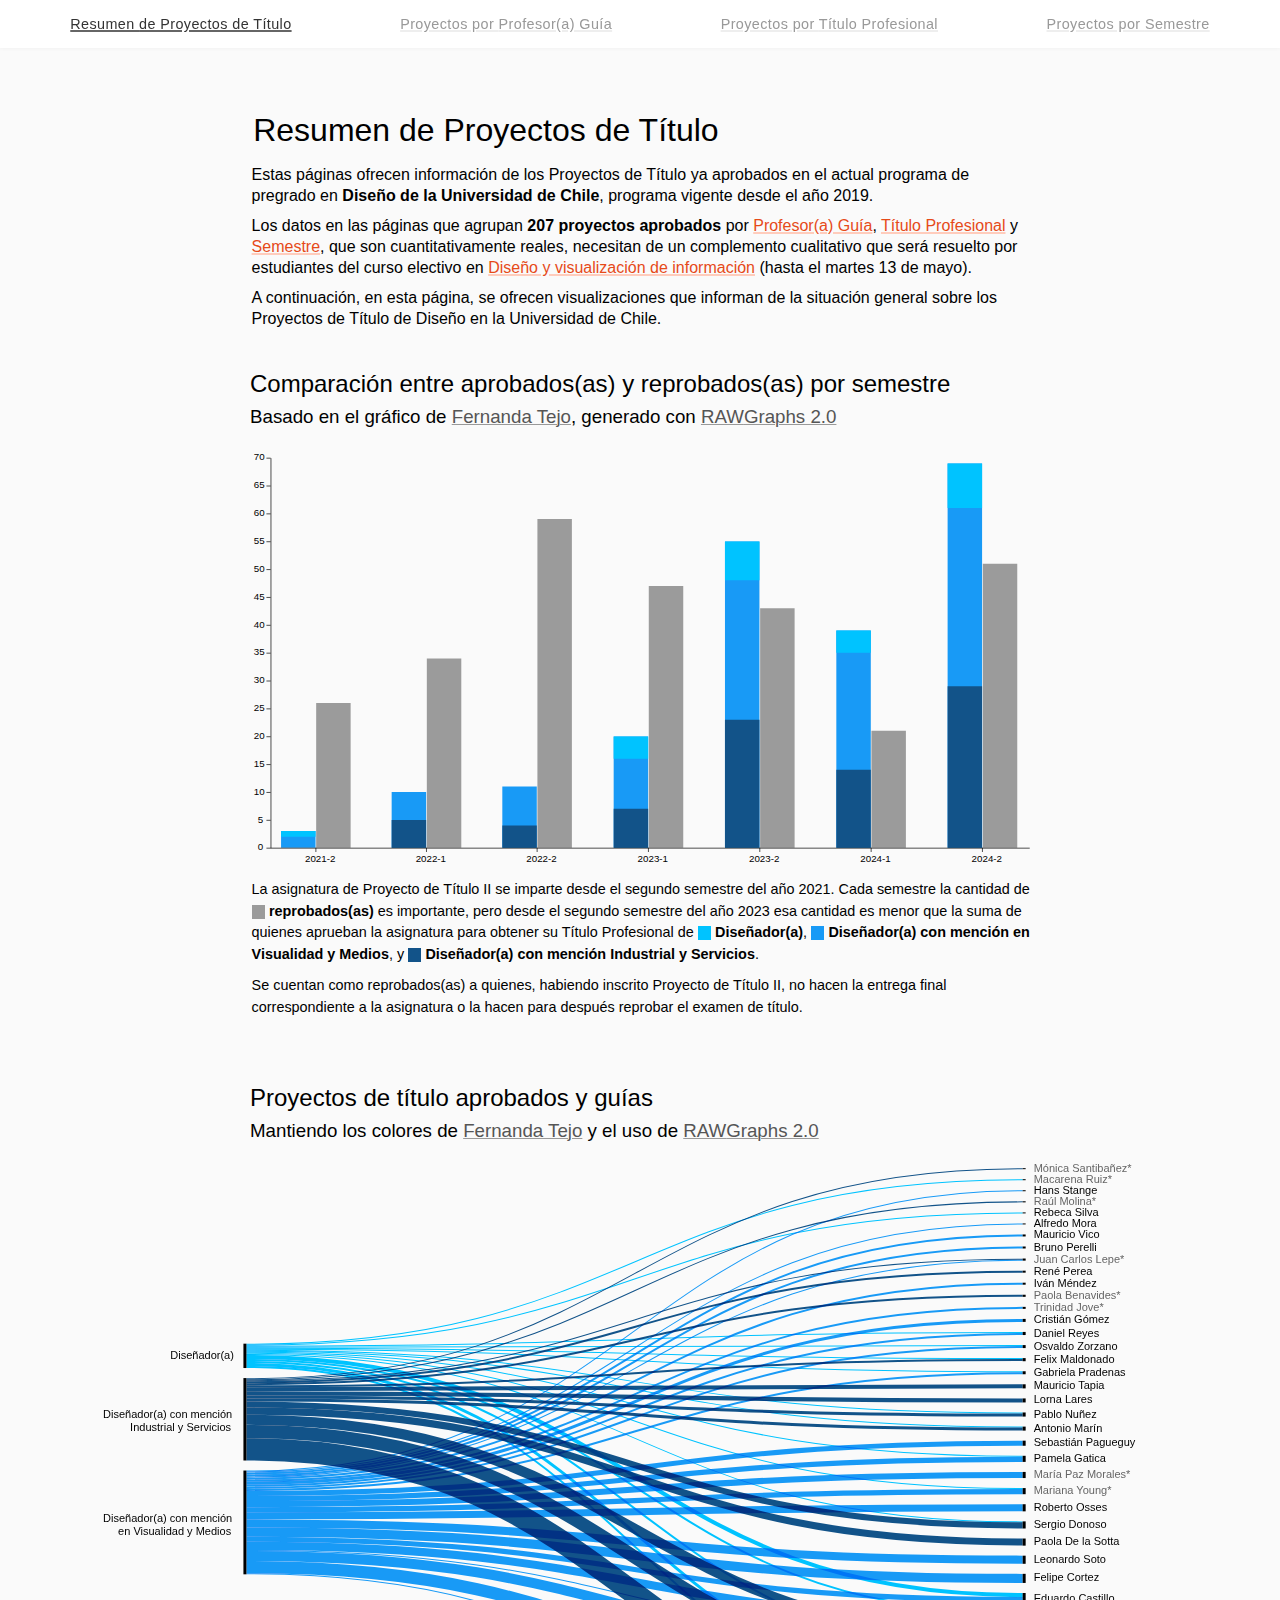
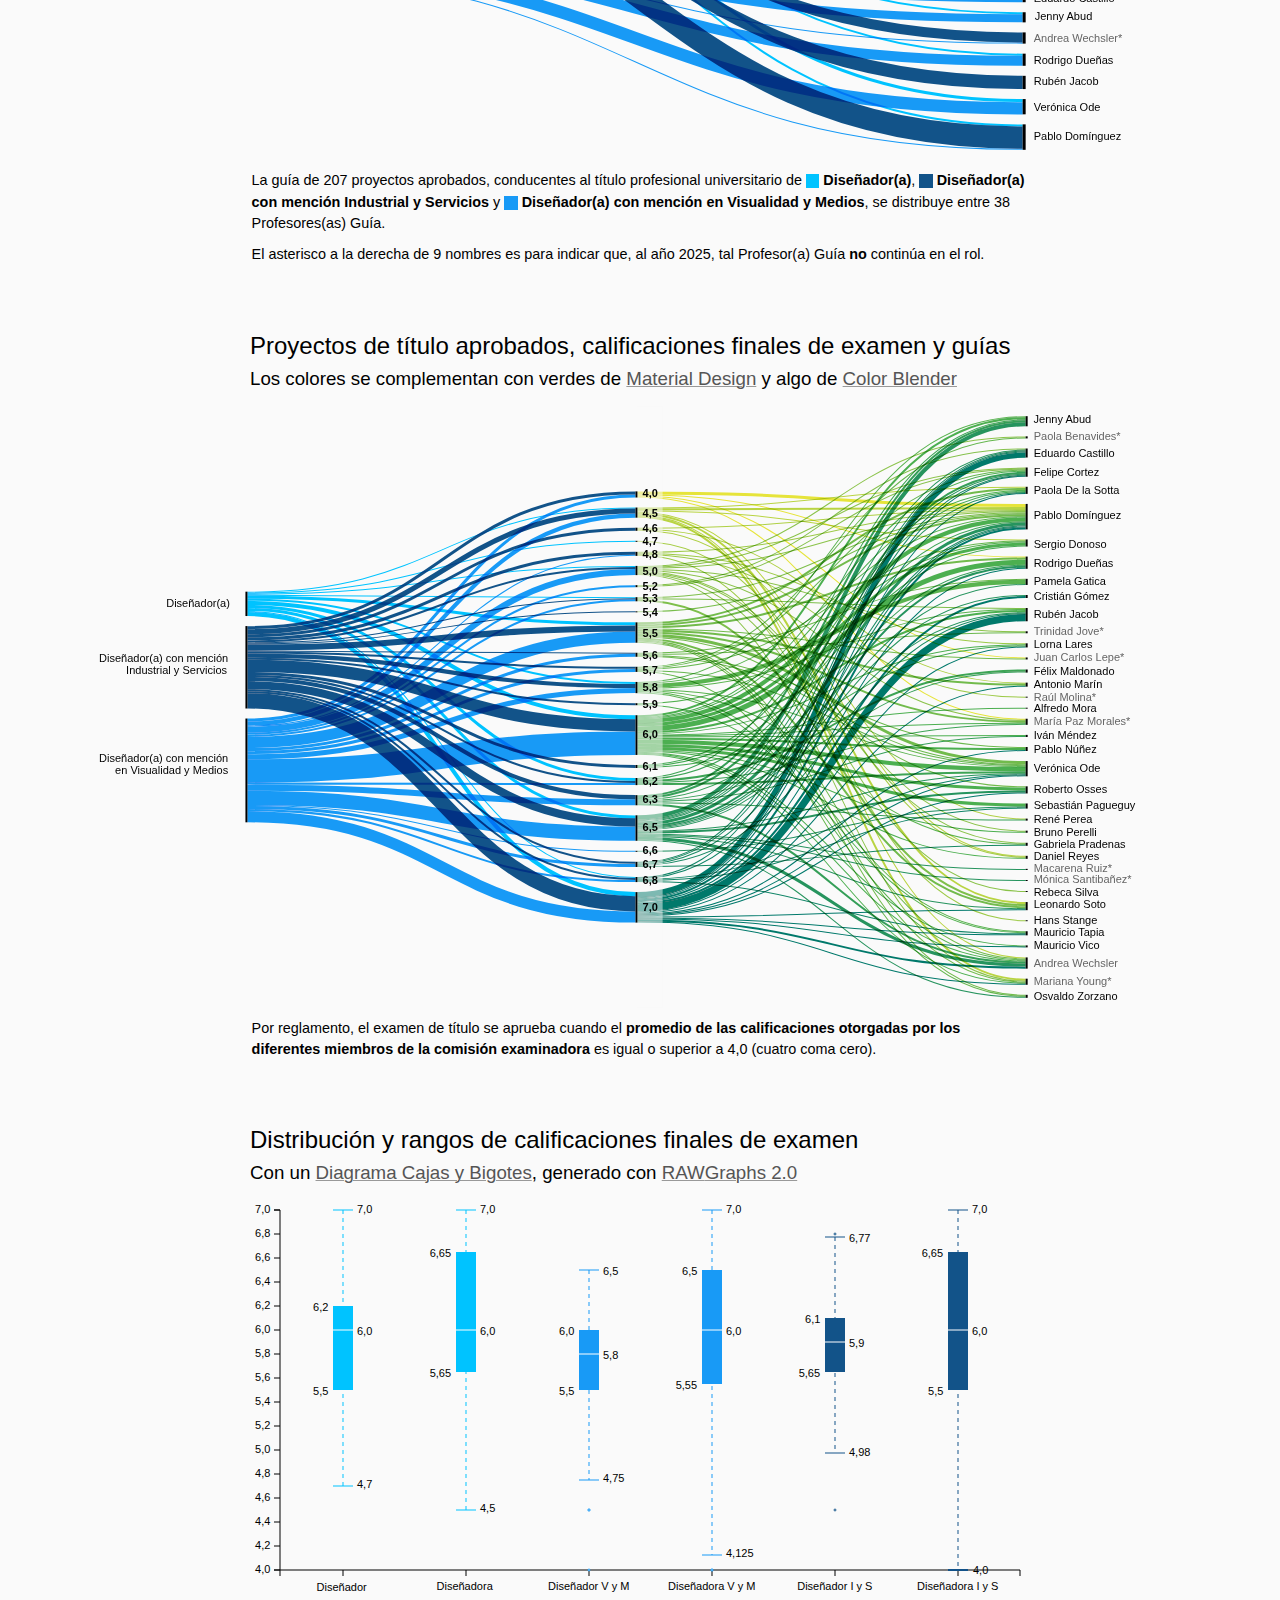
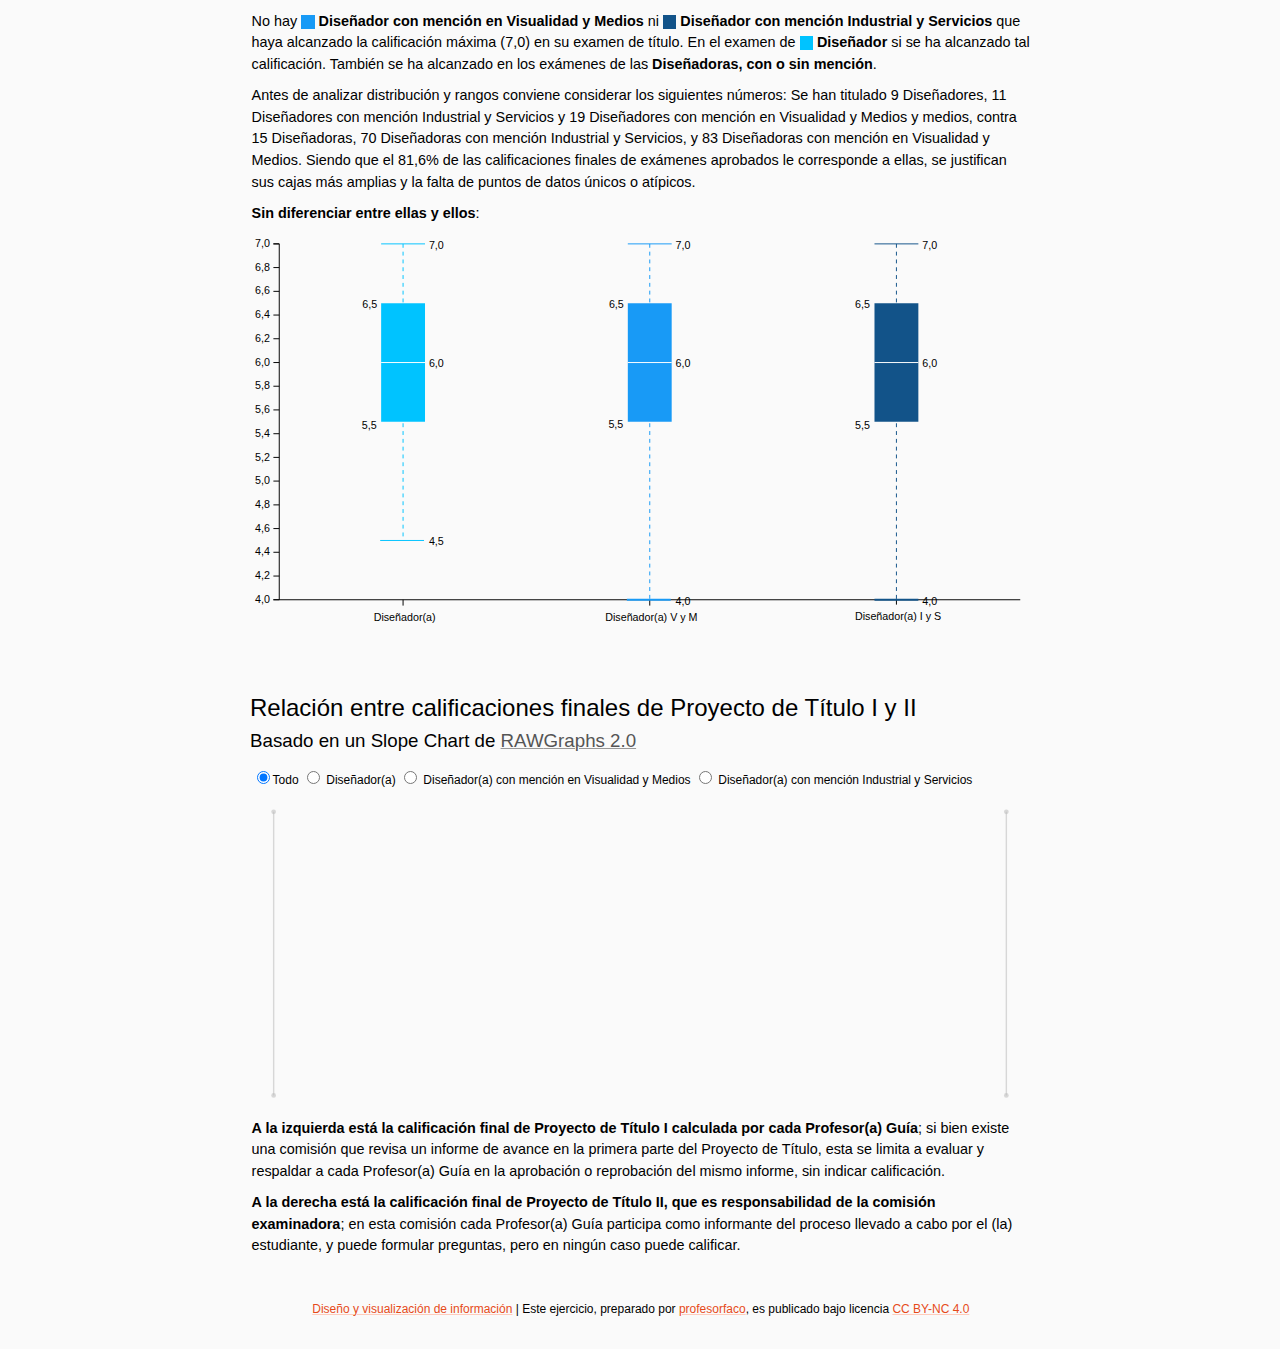
<file: index.html>
<!DOCTYPE html>
<html lang="es">
    <head>
        <meta charset="utf-8" />
        <meta name="viewport" content="width=device-width, initial-scale=1" />
        <title>Proyectos de Título</title>
        <link href="css/style.css" rel="stylesheet" />
    </head>
    <body>
        <nav>
            <a href="index.html" class="active">Resumen <span>de Proyectos de Título</span></a>
            <a href="profes.html"><span>Proyectos por </span>Profesor(a) Guía</a>
            <a href="titulos.html"><span>Proyectos por </span>Título Profesional</a>
            <a href="semestres.html"><span>Proyectos por </span>Semestre</a>
        </nav>
        <header>
            <h1>Resumen de Proyectos de Título</h1>
            <p>Estas páginas ofrecen información de los Proyectos de Título ya aprobados en el actual programa de pregrado en <em>Diseño de la Universidad de Chile</em>, programa vigente desde el año 2019.</p>
            <p>Los datos en las páginas que agrupan <em>207 proyectos aprobados</em> por <a href="profes.html">Profesor(a) Guía</a>, <a href="titulos.html">Título Profesional</a> y <a href="semestres.html">Semestre</a>, que son cuantitativamente reales, necesitan de un complemento cualitativo que será resuelto por estudiantes del curso electivo en <a href="https://github.com/profesorfaco/troncal/" target="_blank">Diseño y visualización de información</a> (hasta el martes 13 de mayo).</p>
            <p>A continuación, en esta página, se ofrecen visualizaciones que informan de la situación general sobre los Proyectos de Título de Diseño en la Universidad de Chile.</p>
        </header>
        <main>
            <article>
                <h2>Comparación entre aprobados(as) y reprobados(as) por semestre</h2>
                <h3>Basado en el gráfico de <a href="https://fer1137.github.io/Sitio_web/" target="_blank">Fernanda Tejo</a>, generado con <a href="https://app.rawgraphs.io/" target="_blank"><em>RAW</em>Graphs 2.0</a></h3>
                <object data="viz/multiset_bar_chart.svg" type="image/svg+xml"></object>
                <p>La asignatura de Proyecto de Título II se imparte desde el segundo semestre del año 2021. Cada semestre la cantidad de <em><small style="background: #9b9b9b;">&nbsp;&nbsp;&nbsp;&nbsp;</small> reprobados(as)</em> es importante, pero desde el segundo semestre del año 2023 esa cantidad es menor que la suma de quienes aprueban la asignatura para obtener su Título Profesional de <em><small style="background: #00c3ff;">&nbsp;&nbsp;&nbsp;&nbsp;</small> Diseñador(a)</em>, <em><small style="background: #189af6;">&nbsp;&nbsp;&nbsp;&nbsp;</small> Diseñador(a) con mención en Visualidad y Medios</em>, y <em><small style="background: #125389;">&nbsp;&nbsp;&nbsp;&nbsp;</small> Diseñador(a) con mención Industrial y Servicios</em>.</p>
                <p>Se cuentan como reprobados(as) a quienes, habiendo inscrito Proyecto de Título II, no hacen la entrega final correspondiente a la asignatura o la hacen para después reprobar el examen de título.</p>
            </article>
            <article>
                <h2>Proyectos de título aprobados y guías</h2>
                <h3>Mantiendo los colores de <a href="https://fer1137.github.io/Sitio_web/" target="_blank">Fernanda Tejo</a> y el uso de <a href="https://app.rawgraphs.io/" target="_blank"><em>RAW</em>Graphs 2.0</a></h3>
                <object data="viz/alluvial_diagram_1.svg" type="image/svg+xml" class="ancho"></object>
                <p>La guía de 207 proyectos aprobados, conducentes al título profesional universitario de <small style="background: #00c3ff;">&nbsp;&nbsp;&nbsp;&nbsp;</small> <em>Diseñador(a)</em>, <small style="background: #125389;">&nbsp;&nbsp;&nbsp;&nbsp;</small> <em>Diseñador(a) con mención Industrial y Servicios</em> y <small style="background: #189af6;">&nbsp;&nbsp;&nbsp;&nbsp;</small> <em>Diseñador(a) con mención en Visualidad y Medios</em>, se distribuye entre 38 Profesores(as) Guía.</p>
                <p>El asterisco a la derecha de 9 nombres es para indicar que, al año 2025, tal Profesor(a) Guía <em>no</em> continúa en el rol.</p>
            </article>
            <article>
                <h2>Proyectos de título aprobados, calificaciones finales de examen y guías</h2>
                <h3>Los colores se complementan con verdes de <a href="https://materialui.co/colors">Material Design</a> y algo de <a href="https://meyerweb.com/eric/tools/color-blend/">Color Blender</a></h3>
                <object data="viz/alluvial_diagram_2.svg" type="image/svg+xml" class="ancho"></object>
                <p>Por reglamento, el examen de título se aprueba cuando el <em>promedio de las calificaciones otorgadas por los diferentes miembros de la comisión examinadora</em> es igual o superior a 4,0 (cuatro coma cero).</p>
            </article>
            <article>
                <h2>Distribución y rangos de calificaciones finales de examen</h2>
                <h3>Con un <a href="https://datavizcatalogue.com/ES/metodos/diagrama_cajas_y_bigotes.html" target="_blank">Diagrama Cajas y Bigotes</a>, generado con <a href="https://app.rawgraphs.io/" target="_blank"><em>RAW</em>Graphs 2.0</a>
                </h3>
                <object data="viz/box_plot_1.svg" type="image/svg+xml"></object>
                <p>No hay <small style="background: #189af6;">&nbsp;&nbsp;&nbsp;&nbsp;</small> <em>Diseñador con mención en Visualidad y Medios</em> ni <small style="background: #125389;">&nbsp;&nbsp;&nbsp;&nbsp;</small> <em>Diseñador con mención Industrial y Servicios</em> que haya alcanzado la calificación máxima (7,0) en su examen de título. En el examen de <small style="background: #00c3ff;">&nbsp;&nbsp;&nbsp;&nbsp;</small> <em>Diseñador</em> si se ha alcanzado tal calificación. También se ha alcanzado en los exámenes de las <em>Diseñadoras, con o sin mención</em>.
                </p>
                <p>Antes de analizar distribución y rangos conviene considerar los siguientes números: Se han titulado 9 Diseñadores, 11 Diseñadores con mención Industrial y Servicios y 19 Diseñadores con mención en Visualidad y Medios y medios, contra 15 Diseñadoras, 70 Diseñadoras con mención Industrial y Servicios, y 83 Diseñadoras con mención en Visualidad y Medios. Siendo que el 81,6% de las calificaciones finales de exámenes aprobados le corresponde a ellas, se justifican sus cajas más amplias y la falta de puntos de datos únicos o atípicos.</p>
                <p><em>Sin diferenciar entre ellas y ellos</em>:</p>
                <object data="viz/box_plot_2.svg" type="image/svg+xml"></object>
            </article>
            <article>
                <h2>Relación entre calificaciones finales de Proyecto de Título I y II</h2>
                <h3>Basado en un Slope Chart de <a href="https://app.rawgraphs.io/" target="_blank"><em>RAW</em>Graphs 2.0</a></h3>
                <p><small>
                    <input type="radio" name="show" value="all" onchange="mostrador(this.value)" checked />Todo</span>
                    <input type="radio" name="show" value="sm" onchange="mostrador(this.value)" /> Diseñador(a) 
                    <input type="radio" name="show" value="vm" onchange="mostrador(this.value)" /> Diseñador(a) con mención en Visualidad y Medios
                    <input type="radio" name="show" value="is" onchange="mostrador(this.value)" /> Diseñador(a) con mención Industrial y Servicios
                </small></p>
                <svg xmlns="http://www.w3.org/2000/svg" viewBox="0 0 165 65" id="slope">
                    <style>
                        line{stroke-width:.3} 
                        .sm{stroke:#00c3ff} 
                        .vm{stroke:#189af6} 
                        .is{stroke:#125389}
                        .hide{display:none}
                    </style>
                    <g>
                        <circle cx="5" cy="2.5" r=".5" fill="silver"/>
                        <line x1="5" y1="2.5" x2="5" y2="62.5" stroke="silver" />
                        <circle cx="5" cy="62.5" r=".5" fill="silver"/>
                    </g>
                    <g>
                        <circle cx="160" cy="2.5" r=".5" fill="silver"/>
                        <line x1="160" y1="2.5" x2="160" y2="62.5" stroke="silver" />
                        <circle cx="160" cy="62.5" r=".5" fill="silver"/>
                    </g>
                    <!--aquí se agregarán grupos gracias a JavaScript-->
                </svg>
                <p><em>A la izquierda está la calificación final de Proyecto de Título I calculada por cada Profesor(a) Guía</em>; si bien existe una comisión que revisa un informe de avance en la primera parte del Proyecto de Título, esta se limita a evaluar y respaldar a cada Profesor(a) Guía en la aprobación o reprobación del mismo informe, sin indicar calificación.</p>
                <p><em>A la derecha está la calificación final de Proyecto de Título II, que es responsabilidad de la comisión examinadora</em>; en esta comisión cada Profesor(a) Guía participa como informante del proceso llevado a cabo por el (la) estudiante, y puede formular preguntas, pero en ningún caso puede calificar.</p>
            </article>
        </main>
        <footer>
            <p><small><a href="https://github.com/profesorfaco/troncal" target="_blank">Diseño y visualización de información</a> | Este ejercicio, preparado por <a rel="cc:attributionURL dct:creator" property="cc:attributionName" href="https://github.com/profesorfaco">profesorfaco</a>, es publicado bajo licencia <a href="https://creativecommons.org/licenses/by-nc/4.0/?ref=chooser-v1" target="_blank" rel="license noopener noreferrer">CC BY-NC 4.0</a></small></p>
        </footer>

        <script>
            const notas = document.querySelector("#slope");

            function clase(dato) {
                let esto;
                if (dato == "Diseño") {
                    esto = 'class="sm hide"';
                } else if (dato == "Diseño con mención en Visualidad y Medios") {
                    esto = 'class="vm hide"';
                } else {
                    esto = 'class="is hide"';
                }
                return esto;
            }

            function mostrador(dato) {
                if(dato == "all"){
                    document.querySelectorAll(".sm").forEach((x)=> x.classList.remove("hide"));
                    document.querySelectorAll(".vm").forEach((x)=> x.classList.remove("hide"));
                    document.querySelectorAll(".is").forEach((x)=> x.classList.remove("hide"));
                } else if(dato == "sm") {
                    document.querySelectorAll(".sm").forEach((x)=> x.classList.remove("hide"));
                    document.querySelectorAll(".vm").forEach((x)=> x.classList.add("hide"));
                    document.querySelectorAll(".is").forEach((x)=> x.classList.add("hide"));
                } else if(dato == "vm"){
                    document.querySelectorAll(".sm").forEach((x)=> x.classList.add("hide"));
                    document.querySelectorAll(".vm").forEach((x)=> x.classList.remove("hide"));
                    document.querySelectorAll(".is").forEach((x)=> x.classList.add("hide"));
                } else {
                    document.querySelectorAll(".sm").forEach((x)=> x.classList.add("hide"));
                    document.querySelectorAll(".vm").forEach((x)=> x.classList.add("hide"));
                    document.querySelectorAll(".is").forEach((x)=> x.classList.remove("hide"));
                }
              }

            async function datos() {
                const consulta = await fetch("https://raw.githubusercontent.com/profesorfaco/troncal/refs/heads/main/clase-09/titulades.json");
                const data = await consulta.json();
                data.forEach((d,i) => {
                    notas.innerHTML += `
                        <g>
                            <text x="0.5" y="${140 - d.nota_anteproyecto * 20 + 2.5}" font-size="2" dominant-baseline="middle">${d.nota_anteproyecto.toFixed(1).replace(".",",")}</text>
                            <circle cx="5" cy="${140 - d.nota_anteproyecto * 20 + 2.5}" r=".5" fill="var(--gris)"/>
                            <line x1="5" y1="${140 - d.nota_anteproyecto * 20 + 2.5}" x2="160" y2="${140 - d.nota_proyecto * 20 + 2.5}" ${clase(d.titulo_profesional_neutro)}/>
                            <circle cx="160" cy="${140 - d.nota_proyecto * 20 + 2.5}" r=".5" fill="var(--gris)"/>
                            <text x="161.25" y="${140 - d.nota_proyecto * 20 + 2.5}" font-size="2" dominant-baseline="middle">${d.nota_proyecto.toFixed(1).replace(".",",")}</text>
                        </g>`;
                });
                mostrador("all");
            }
            datos().catch((error) => console.error(error));
        </script>
    </body>
</html>
</file>
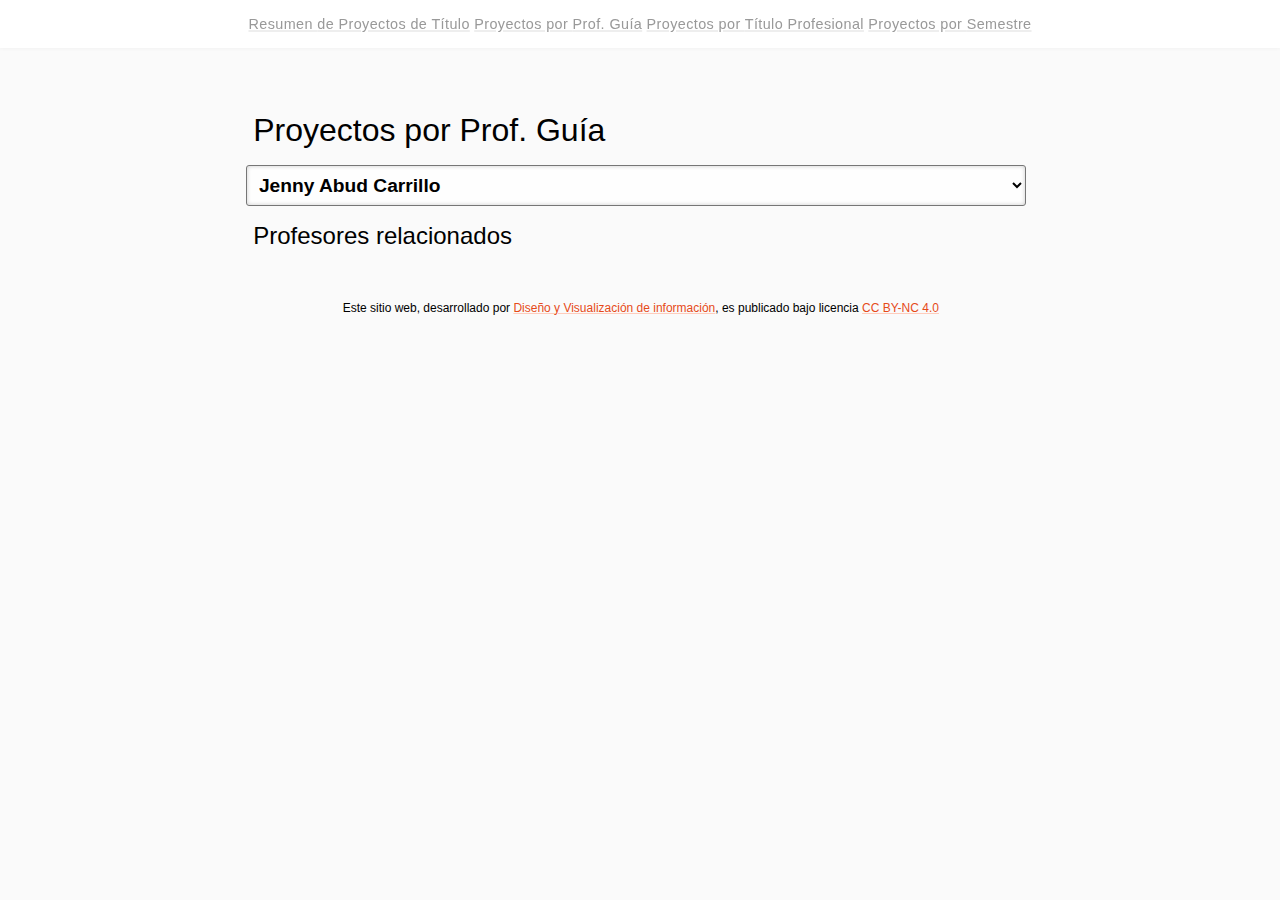
<file: profes.html>
<!DOCTYPE html>
<html lang="es">
    <head>
        <meta charset="utf-8" />
        <meta name="viewport" content="width=device-width, initial-scale=1" />
        <title>Proyectos de Título</title>
        <link href="https://cdn.jsdelivr.net/npm/bootstrap@5.3.6/dist/css/bootstrap.min.css" rel="stylesheet" integrity="sha384-4Q6Gf2aSP4eDXB8Miphtr37CMZZQ5oXLH2yaXMJ2w8e2ZtHTl7GptT4jmndRuHDT" crossorigin="anonymous" />
        <link href="css/style.css" rel="stylesheet"/>
    </head>
    <body>
        <nav class="fixed-top bg-light py-3 shadow-sm">
            <div class="d-flex justify-content-around align-items-center">
                <a href="index.html" class="link-secondary">Resumen <span class="d-none d-md-inline">de Proyectos de Título</span></a>
                <a href="profes.html" class="link-dark fw-bold"><span class="d-none d-md-inline">Proyectos por </span>Prof. Guía</a>
                <a href="titulos.html" class="link-secondary"><span class="d-none d-md-inline">Proyectos por </span>Título Profesional</a>
                <a href="semestres.html" class="link-secondary"><span class="d-none d-md-inline">Proyectos por </span>Semestre</a>
            </div>
        </nav>
        <div class="container mt-5 pt-5">
            <div class="row">
                <div class="col-11 col-md-10 col-lg-9 col-xl-8 col-xxl-7 mx-auto">
                    <header>
                        <h1 class="display-6 text-body-secondary">Proyectos por Prof. Guía</h1>
                        <select class="form-select mb-3 shadow-sm">
                            <option value="Abud Carrillo, Jenny">Jenny Abud Carrillo</option>
                            <option value="Araya Beltrán, Patricio">Patricio Araya Beltrán</option>
                            <option value="Basáez Villagrán, Christian">Christian Basáez Villagrán</option>
                            <option value="Bascuñán Correa, Patricio">Patricio Bascuñán Correa</option>
                            <option value="Becas Villegas, Macarena">Macarena Becas Villegas</option>
                            <option value="Bustamante Salazar, Jacob">Jacob Bustamante Salazar</option>
                            <option value="Cattan Lavín, Magdalena">Magdalena Cattan Lavín</option>
                            <option value="Castillo Espinoza, Eduardo">Eduardo Castillo Espinoza</option>
                            <option value="Cortez Orellana, Felipe">Felipe Cortez Orellana</option>
                            <option value="de la Sotta Lazzerini, Paola">Paola de la Sotta Lazzerini</option>
                            <option value="Domínguez González, Pablo">Pablo Domínguez González</option>
                            <option value="Donoso Cisternas, Sergio">Sergio Donoso Cisternas</option>
                            <option value="Dueñas Santander, Rodrigo">Rodrigo Dueñas Santander</option>
                            <option value="Ferrera Leiva, Daniel">Daniel Ferrera Leiva</option>
                            <option value="Gatica Ramírez, Pamela">Pamela Gatica Ramírez</option>
                            <option value="Gómez Moya, Cristián">Cristián Gómez Moya</option>
                            <option value="Jacob Dazarola, Rubén">Rubén Jacob Dazarola</option>
                            <option value="Lares López, Lorna">Lorna Lares López</option>
                            <option value="Maldonado de la Fuente, Félix">Félix Maldonado de la Fuente</option>
                            <option value="Marín Pacheco, José Antonio">Antonio Marín Pacheco</option>
                            <option value="Méndez Olivares, Iván">Iván Méndez Olivares</option>
                            <option value="Menteguiaga Schmidt, Clarisa">Clarisa Menteguiaga Schmidt</option>
                            <option value="Meza Navarro, Andrea">Andrea Meza Navarro</option>
                            <option value="Núñez Gutiérrez, Pablo">Pablo Nuñez Gutiérrez</option>
                            <option value="Ode Saleh, Verónica">Verónica Ode Saleh</option>
                            <option value="Osorio Muñoz, Astrid">Astrid Osorio Muñoz</option>
                            <option value="Osses Flores, Roberto">Roberto Osses Flores</option>
                            <option value="Pagueguy Fenner, Sebastián">Sebastián Pagueguy Fenner</option>
                            <option value="Perea Morales, René">René Perea Morales</option>
                            <option value="Perelli Soto, Bruno">Bruno Perelli Soto</option>
                            <option value="Pradenas Guentherodt, Gabriela">Gabriela Pradenas Guentherodt</option>
                            <option value="Reyes León, Daniel">Daniel Reyes León</option>
                            <option value="Silva Roquefort, Rebeca">Rebeca Silva Roquefort</option>
                            <option value="Soffia Vega, Alejandro">Alejandro Soffia Vega</option>
                            <option value="Soto Calquín, Leonardo">Leonardo Soto Calquín</option>
                            <option value="Stange Marcus, Hans">Hans Stange Marcus</option>
                            <option value="Tapia Reyes, Mauricio">Mauricio Tapia Reyes</option>
                            <option value="Vera Manríquez, Rodrigo">Rodrigo Vera Manríquez</option>
                            <option value="Vico Sánchez, Mauricio">Mauricio Vico Sánchez</option>
                            <option value="Vielma Laguna, Mitzi">Mitzi Vielma Laguna</option>
                            <option value="Zorzano Betancourt, Osvaldo">Osvaldo Zorzano Betancourt</option>
                        </select>
                    </header>
                    <main>
                        <section id="identidad" class="border-bottom pb-3 mb-3"></section>
                        <section class="border-bottom border-3 pb-3 mb-3">
                            <div class="row" id="detalles"></div>
                        </section>
                        <section id="asignaturas"></section>
                        <section id="dialogo"></section>
                        <section id="resultados"></section>
                        <section>
                            <h2 class="fs-4 mt-5 py-3 border-top border-3">Profesores relacionados</h2>
                            <div class="row" id="afines"></div>
                        </section>
                    </main>
                    <footer class="border-top my-5 pt-2">
                        <p class="text-center text-body-tertiary">
                            <small>
                                Este sitio web, desarrollado por <a rel="cc:attributionURL dct:creator" property="cc:attributionName" href="https://www.u-cursos.cl/fau/2025/1/AUD5V027/1/integrantes/" class="link-dark link-opacity-50 link-opacity-75-hover">Diseño y Visualización de información</a>, es publicado bajo licencia <a href="https://creativecommons.org/licenses/by-nc/4.0/?ref=chooser-v1" target="_blank" rel="license noopener noreferrer" class="link-dark link-opacity-50 link-opacity-75-hover">CC BY-NC 4.0</a>
                            </small>
                        </p>
                    </footer>
                </div>
            </div>
        </div>
        <script src="js/profes.js"></script>
    </body>
</html>
</file>
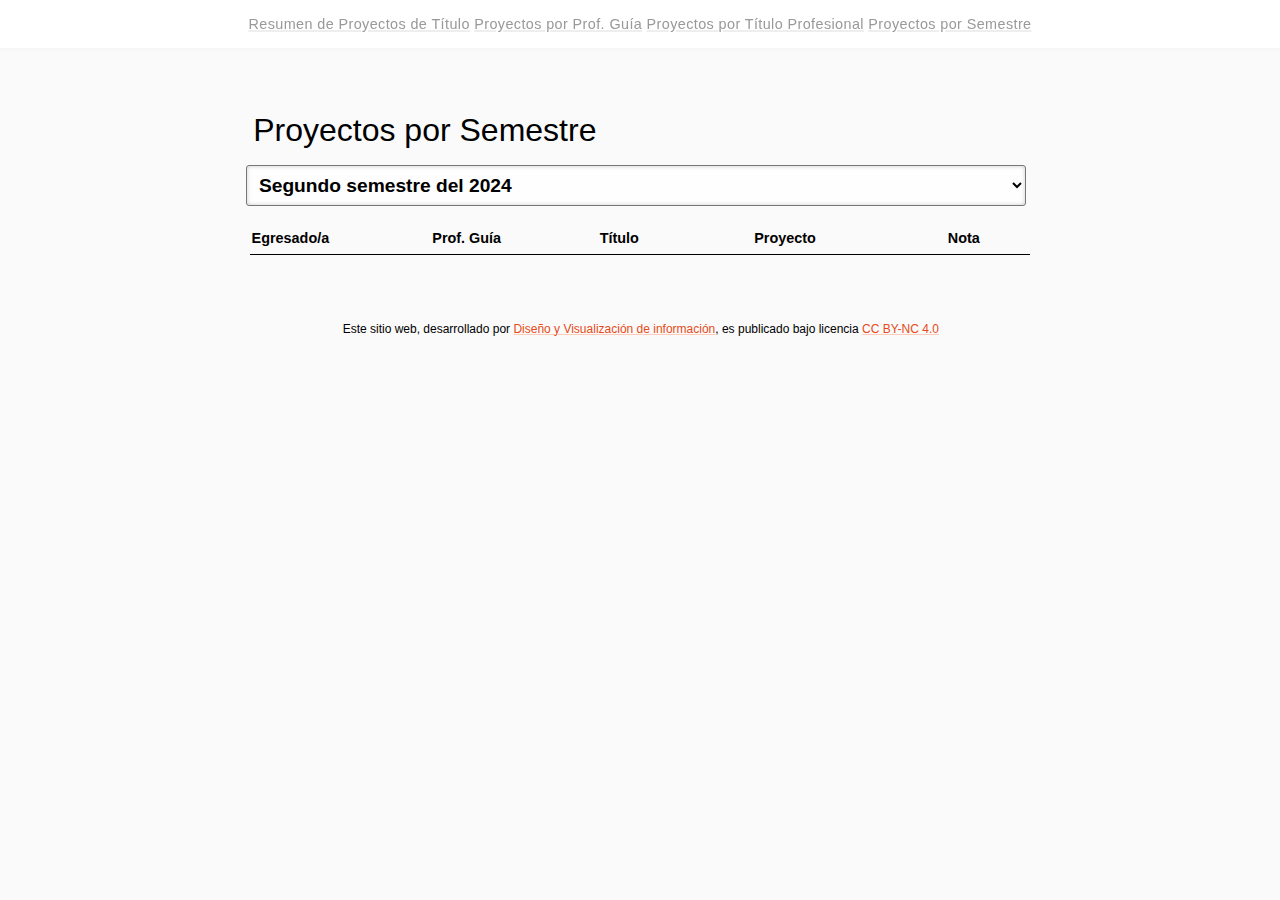
<file: semestres.html>
<!DOCTYPE html>
<html lang="es">
    <head>
        <meta charset="utf-8" />
        <meta name="viewport" content="width=device-width, initial-scale=1" />
        <title>Proyectos de Título</title>
        <link href="https://cdn.jsdelivr.net/npm/bootstrap@5.3.6/dist/css/bootstrap.min.css" rel="stylesheet" integrity="sha384-4Q6Gf2aSP4eDXB8Miphtr37CMZZQ5oXLH2yaXMJ2w8e2ZtHTl7GptT4jmndRuHDT" crossorigin="anonymous">
        <link href="css/style.css" rel="stylesheet"/>
    </head>
    <body>
        <nav class="fixed-top bg-light py-3 shadow-sm">
            <div class="d-flex justify-content-around align-items-center">
               <a href="index.html" class="link-secondary">Resumen <span class="d-none d-md-inline">de Proyectos de Título</span></a>
                <a href="profes.html" class="link-secondary"><span class="d-none d-md-inline">Proyectos por </span>Prof. Guía</a>
                <a href="titulos.html" class="link-secondary"><span class="d-none d-md-inline">Proyectos por </span>Título Profesional</a>
                <a href="semestres.html" class="link-dark fw-bold"><span class="d-none d-md-inline">Proyectos por </span>Semestre</a>
            </div>
        </nav>
        <div class="container mt-5 pt-5">
            <div class="row">
                <div class="col-11 col-md-10 col-lg-9 col-xl-8 col-xxl-7 mx-auto">

        <header>
            <h1 class="display-6 text-body-secondary">Proyectos por Semestre</h1>
            <select class="form-select mb-3 shadow-sm">
                <option value="2024-2">Segundo semestre del 2024</option>
                <option value="2024-1">Primer semestre del 2024</option>
                <option value="2023-2">Segundo semestre del 2023</option>
                <option value="2023-1">Primer semestre del 2023</option>
                <option value="2022-2">Segundo semestre del 2022</option>
                <option value="2022-1">Primer semestre del 2022</option>
                <option value="2021-2">Segundo semestre del 2021</option>
            </select>
        </header>
        <main>
            <p class="lead px-1"></p>
            <div class="table-responsive">
            <table class="table border-top border-2 small">
                    <thead>
                        <th>Egresado/a</th>
                        <th class="d-none d-md-table-cell">Prof. Guía</th>
                        <th>Título</th>
                        <th>Proyecto</th>
                        <th>Nota</th>
                    </thead>
                    <tbody id="mencion"></tbody>
                </table>
            </div>
            <div id="palabreo" class="px-1"></div>

        </main>
                    <footer class="border-top my-5 pt-2">
                        <p class="text-center text-body-tertiary">
                            <small>
                                Este sitio web, desarrollado por <a rel="cc:attributionURL dct:creator" property="cc:attributionName" href="https://www.u-cursos.cl/fau/2025/1/AUD5V027/1/integrantes/" class="link-dark link-opacity-50 link-opacity-75-hover">Diseño y Visualización de información</a>, es publicado bajo licencia <a href="https://creativecommons.org/licenses/by-nc/4.0/?ref=chooser-v1" target="_blank" rel="license noopener noreferrer" class="link-dark link-opacity-50 link-opacity-75-hover">CC BY-NC 4.0</a>
                            </small>
                        </p>
                    </footer>
                </div>
            </div>
        </div>
        <script src="js/semestres.js"></script>
    </body>
</html>
</file>
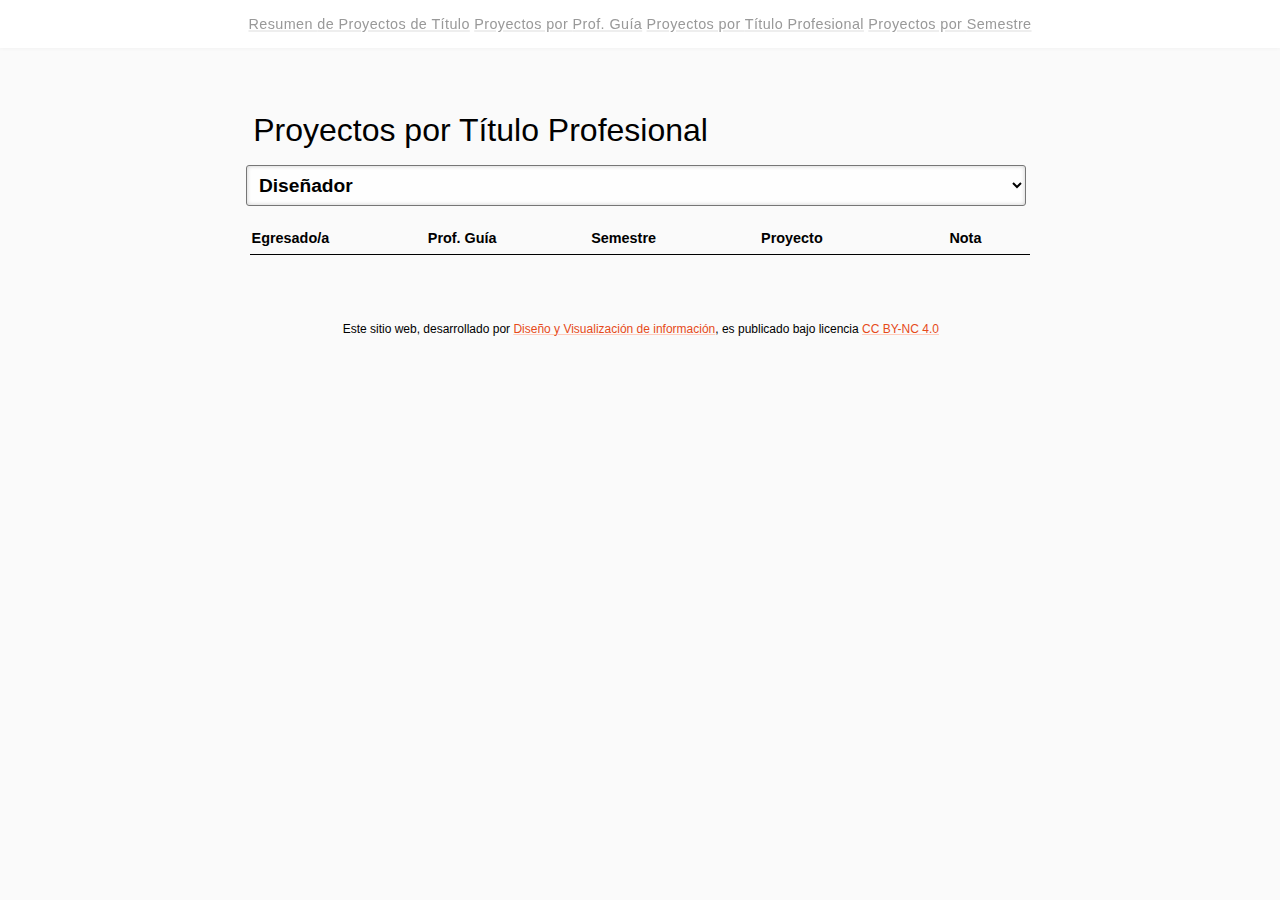
<file: titulos.html>
<!DOCTYPE html>
<html lang="es">
    <head>
        <meta charset="utf-8" />
        <meta name="viewport" content="width=device-width, initial-scale=1" />
        <title>Proyectos de Título</title>
        <link href="https://cdn.jsdelivr.net/npm/bootstrap@5.3.6/dist/css/bootstrap.min.css" rel="stylesheet" integrity="sha384-4Q6Gf2aSP4eDXB8Miphtr37CMZZQ5oXLH2yaXMJ2w8e2ZtHTl7GptT4jmndRuHDT" crossorigin="anonymous">
        <link href="css/style.css" rel="stylesheet"/>
    </head>
    <body>
        <nav class="fixed-top bg-light py-3 shadow-sm">
            <div class="d-flex justify-content-around align-items-center">
               <a href="index.html" class="link-secondary">Resumen <span class="d-none d-md-inline">de Proyectos de Título</span></a>
                <a href="profes.html" class="link-secondary"><span class="d-none d-md-inline">Proyectos por </span>Prof. Guía</a>
                <a href="titulos.html" class="link-dark fw-bold"><span class="d-none d-md-inline">Proyectos por </span>Título Profesional</a>
                <a href="semestres.html" class="link-secondary"><span class="d-none d-md-inline">Proyectos por </span>Semestre</a>
            </div>
        </nav> 
        <div class="container mt-5 pt-5">
            <div class="row">
                <div class="col-11 col-md-10 col-lg-9 col-xl-8 col-xxl-7 mx-auto">             
        <header>
            <h1 class="display-6 text-body-secondary">Proyectos por Título Profesional</h1>
            <select class="form-select mb-3 shadow-sm">
                <option>Diseñador</option>
                <option>Diseñador con mención en Visualidad y Medios</option>
                <option>Diseñador con mención Industrial y Servicios</option>
                <option>Diseñadora</option>
                <option>Diseñadora con mención en Visualidad y Medios</option>
                <option>Diseñadora con mención Industrial y Servicios</option>
            </select>
        </header>
        <main>
            <p class="lead px-1"></p>
            <div class="table-responsive">
            <table class="table border-top border-2 small">
                <thead>
                    <th>Egresado/a</th>
                    <th>Prof. Guía</th>
                    <th class="d-none d-md-table-cell">Semestre</th>
                    <th>Proyecto</th>
                    <th>Nota</th>
                </thead>
                <tbody id="mencion"></tbody>
            </table>
            </div>

            <div id="palabreo" class="px-1"></div>

        </main>
                    <footer class="border-top my-5 pt-2">
                        <p class="text-center text-body-tertiary">
                            <small>
                                Este sitio web, desarrollado por <a rel="cc:attributionURL dct:creator" property="cc:attributionName" href="https://www.u-cursos.cl/fau/2025/1/AUD5V027/1/integrantes/" class="link-dark link-opacity-50 link-opacity-75-hover">Diseño y Visualización de información</a>, es publicado bajo licencia <a href="https://creativecommons.org/licenses/by-nc/4.0/?ref=chooser-v1" target="_blank" rel="license noopener noreferrer" class="link-dark link-opacity-50 link-opacity-75-hover">CC BY-NC 4.0</a>
                            </small>
                        </p>
                    </footer>
                </div>
            </div>
        </div>
        <script src="js/titulos.js"></script>
    </body>
</html>
</file>
<file: css/style.css>
:root {
    --acentoAlto: #FFCCBC;
    --acento: #FF5722;
    --acentoBajo: #E64A19;
    --gris: #546E7A;
}
body {
    font-family: Helvetica, Arial, sans-serif;
    text-align: center;
    margin: 0;
    padding: 0;
    background:#fafafa;
}
a {
    color: var(--acentoBajo);
    text-decoration: underline solid var(--acentoAlto) 10%;
    transition: all ease .25s;

}
a:hover {
    color: var(--acento);
    text-decoration: underline solid var(--acento) 10%;
    transition: all ease .25s;
}

em {
    font-style: normal;
    font-weight: bold;
}

p{
    margin:0.4rem 0 0.6rem 0.1rem;
    line-height: 1.3;

}

nav{
    top:0;
    margin:0;
    width:calc(100% - 2rem);
    padding:1rem;
    position:fixed;
    box-shadow: 0 0 4px #eee;
    background:#fff;
    z-index:999;
    font-size:90%;
    letter-spacing: 0.025rem;
    display: flex;
    justify-content: space-around;

}

nav a{
    color:#999;
      text-decoration: underline solid #eee 15%;

}

nav a:hover{
      color:#666;
      text-decoration: underline solid #999 15%;
}

nav a.active{
    color:#333;
    text-decoration: underline solid #666 15%;
}

@media (max-width:1200px){
    nav a span{
        display:none;
    }
}


header,
main,
footer {
    width: min(90%, 780px);
    margin: 1rem auto;
    text-align: left;
}

header{
    padding-top:2rem;
}

main{
    padding-bottom:1rem;
}

@keyframes tintinea{
    0%{border: 1px solid var(--acentoAlto);}
    100%{border: 1px solid var(--acentoBajo);}
}

select {
    width: 100%;
    padding: 1%;
    margin-left:-0.5%;
    font-size: 120%;
    background: #fafafa;
    border-radius: 3px;
    font-weight: bold;
    animation: tintinea .9s infinite alternate; 
    box-shadow:inset 0 0 4px #ccc;
    background:#fefefe;
}


h1,h2,h3{
    font-weight: lighter;
}

h1 em,h2 em, h3 em{
    font-weight: normal;
}

h1{
    margin:4rem 0.2rem 1rem 0.2rem;
    font-size:;
}

h2{
    margin:1rem 0.2rem 1rem 0.2rem;
}


h3{
    margin:0rem 0.2rem 1rem 0rem;
}

h3 a{
    color:#555;
    text-decoration: underline solid #999 8%;
}

h3 a:hover{
    color:var(--acento);
    text-decoration: underline solid var(--acentoAlto) 8%;
}

table {
    border-collapse: collapse;
    font-size: 90%;
    margin-bottom:2rem;
    min-width: 100%;
}
th,
td {
    min-width: 3.5rem;
    border-bottom: 1px solid black;
    padding: 0.5rem 0.1rem;
}
th:nth-child(5),
td:nth-child(5) {
    text-align: center;
}

th:nth-child(3),
td:nth-child(3){
    padding: 0.5rem;    
}
td:nth-child(4) {
    max-width: 25vw;
    overflow: hidden;
    white-space: nowrap;
    text-overflow: ellipsis;
    color:gray;
}
td:nth-child(5) {
    min-width: auto;
}

div#palabreo p:nth-child(2){
    line-height: 1.1;
    font-size:90%;
}

div#palabreo p:nth-child(2) span{
    display:inline-block;
    border:1px solid black;
    margin-right:0.75rem;
    margin-bottom: 0.75rem;
    padding:0.1rem 0.3rem;
}

footer{
    margin-bottom: 2rem;
}

footer p{
    text-align: center;
    font-size: 90%;
}

article{
    padding:1rem 0 2rem 0;
}

article > h2{
    margin:.5rem 0;
}

article > object{
    width:100%;
}

@media (min-width:1024px){
    article > object.ancho{
        width:135%;
        margin:0 -15% 0 -20%;
    }
}

article > p{
    font-size:90%;
    line-height: 1.5;
}

article:last-child{
    padding-bottom:0;
}


span#profe{
    text-decoration: underline;
}

svg#slope circle{
    opacity: 0.6;
}

svg#slope line{
    opacity: 0.6;    
}

svg#slope text{
    opacity: 0.6;    
}

div.doble{
    font-size: 90%;
}

div.doble > hr {
    clear:both;
    border:none;

}

div.uno{
    width:48%;
    float:left;
}

div.otro{
    width:48%;
    float:right;
}

@media (orientation:portrait){
    div.uno, div.otro{
        width:100%;
    }
}


div.info{
    background:yellow;
}

div.info div.medio{
    width:50%;
    float:left;
}

@media (orientation:portrait){
    
    div.info div.medio{
        width: 100%;
    }
}

div.info div.completo{
    width:100%;
    clear:both;
}

div.completo img, div.medio img{
    max-width: 100%;
}
</file>
